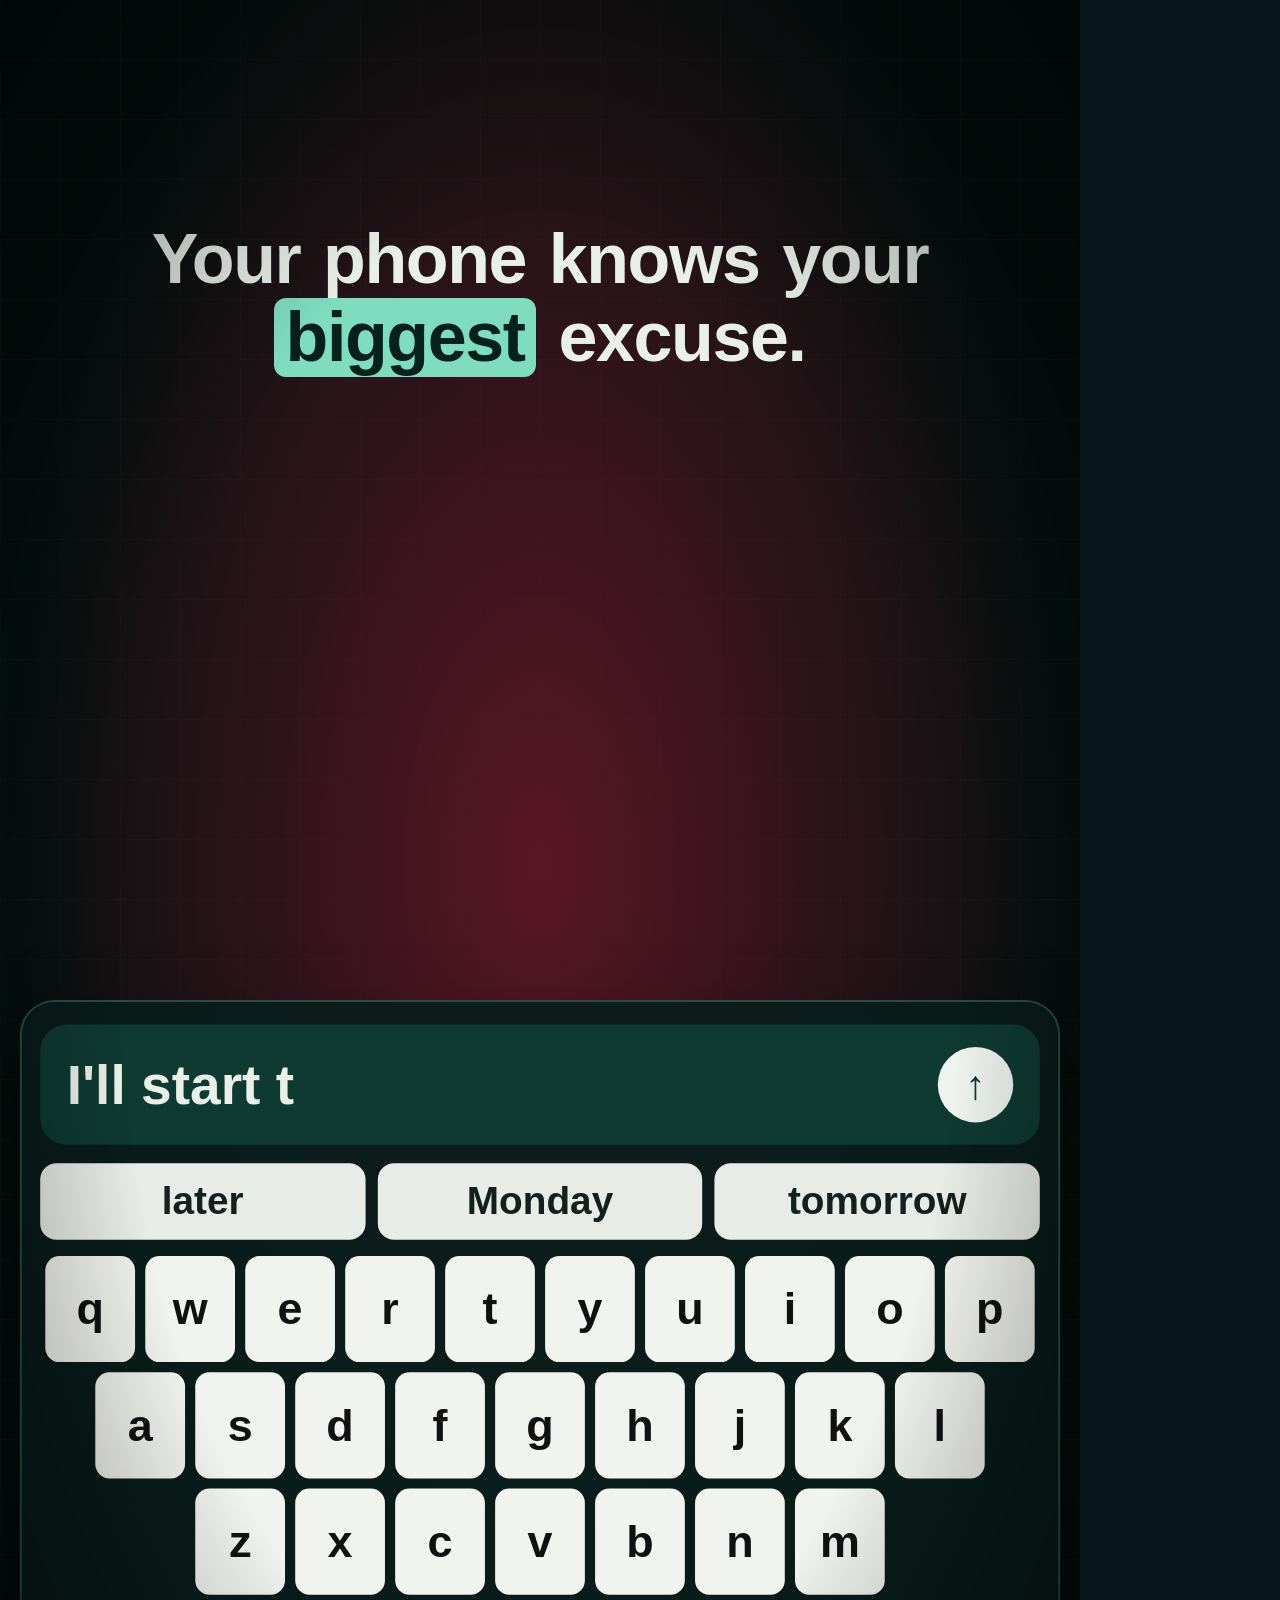
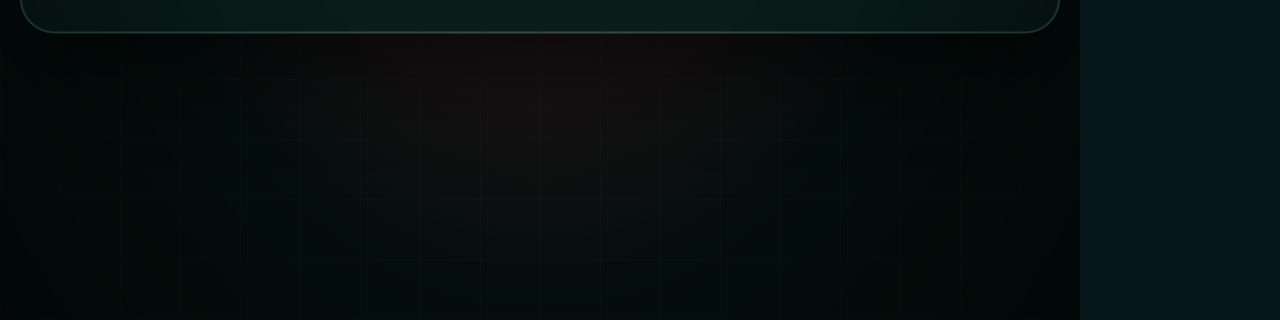
<file: studio/videos/fx1_tomorrow/video.html>
<!doctype html><html><head><meta charset="utf-8">
<link rel="stylesheet" href="../../lib/base.css"></head><body><div id="stage"></div>
<script src="../../brand.js"></script><script src="../../lib/core.js"></script><script src="../../lib/mascot.js"></script><script src="../../lib/fx.js"></script>
<script>
const {M,S,A,T,RED,GRN,f1,f2,hash}=FX;

const ITEMS=[['Pray the next salah on time',9.0],['Read 1 page',10.3],['10 push-ups',11.6],['Phone away by 11 pm',12.9]];
const EXC=[["I'm too tired",700,-160],['Next week',840,140],['After my exams',980,-90],['Not in the mood',1120,120]];
FX.video({D:22,scenes:[0,4,8,14.7,19.3,22],
 mood:t=>t<8?'#5a1626':t<14.7?'#123a6b':t<17.5?'#0f4a3f':'#5a4512',
 cam:t=>({z:t<4?1+.03*P(t,0,4):t<8?1.04-.04*eo(P(t,4,.6)):1}),
 captions:[[-1,3.9,'Your phone knows your [biggest] excuse.',{y:220}],[4.0,7.9,'“Tomorrow” is where *goals* go to die.',{y:220}],
  [8.0,14.6,'Start so [small] you can’t say no.',{y:250}],[14.7,19.2,'Excuses? *Let them go.*',{y:250}],[19.3,22,'Today. [Not tomorrow.]',{y:300}]],
 cast:{yusuf:{path:[[0,1400],[4.3,1400],[5.2,800],[8.6,800],[9.2,540],[19.2,540],[20.2,1400]],scale:1.3,ground:1760,
   tl:[[-1,'idle'],[4.3,'walk'],[5.2,'pointL'],[6.0,'surprised'],[7.0,'think'],[8.6,'walk'],[9.2,'pointUpR'],[13.0,'celebrate'],[14.7,'idle'],[15.6,'pointL'],[17.6,'happy'],[19.2,'walk']]}},
 scene(t){let h='';
  if(t<4.6){const full="I'll start tomorrow";const ty=t<2.95?FX.typed(t,"I'll start t",-1.0,11):full;
    h+=FX.keyboard(t,{y:1000,typed:ty,sugg:['later','Monday','tomorrow'],hi:t>=2.3?2:-1,hiT:2.3,press:t<2.95?[Math.floor((t+1)*11)/11,ty.slice(-1).toLowerCase()]:[2.95,'_'],dy:eio(P(t,3.9,.6))*900,op:1-P(t,4.2,.4)});}
  if(t>=3.9&&t<8.3)h+=`<div style="opacity:${f2(cl(P(t,3.9,.3)))};transform:scale(${f2(.6+.4*eback(P(t,3.9,.45)))})">`+FX.slice(t,6.0,'tomorrow',{y:800,fs:180,c:A})+'</div>';
  if(t>=8&&t<14.8)h+=FX.checklist(t,ITEMS,{t0:8.1,t1:14.4,y:560,label:'Today · tiny wins',fs:44});
  if(t>=14.7&&t<19.3)h+=EXC.map(([e,y,dx],i)=>{const a=eo(P(t,14.8+i*.15,.4));if(t<16.2)return `<div style="position:absolute;left:${540+dx-230}px;top:${y+Math.sin(t*2+i)*10}px;width:460px;text-align:center;opacity:${f2(a)}"><span style="display:inline-block;padding:16px 30px;border-radius:40px;background:rgba(90,22,38,.9);border:2.5px solid ${RED};font-size:44px;font-weight:800">${e}</span></div>`;
     return FX.blow(t,16.2+i*.22,e,{x:540+dx,y:y+12,fs:44,c:'#ffc6cc'});}).join('');
  if(t>=17.5)h+=FX.glass(t,17.6,'TODAY',{y:760,h:300,t1:21.2});
  return {html:h};},
 cues(){cue(-.2,'notif',{g:.15});cue(2.3,'pop',{g:.2});cue(2.95,'click',{g:.3});cue(3.0,'ding',{g:.14});cue(3.9,'whoosh',{g:.3});cue(5.95,'whip',{g:.4});cue(6.02,'metalhit',{g:.3});cue(7.0,'thud',{g:.25});
  cue(8.0,'swoosh',{g:.25});FX.checkCues(ITEMS);cue(13.0,'sparkle',{g:.18});cue(14.7,'swoosh',{g:.2});EXC.forEach((_,i)=>FX.blowCues(16.2+i*.22,''));cue(17.0,'riser',{d:.6,g:.12});cue(17.6,'sparkle',{g:.2});cue(17.65,'ding',{g:.15});},
 end:{t:19.4,click:20.8,y:1640}});

</script></body></html>
</file>
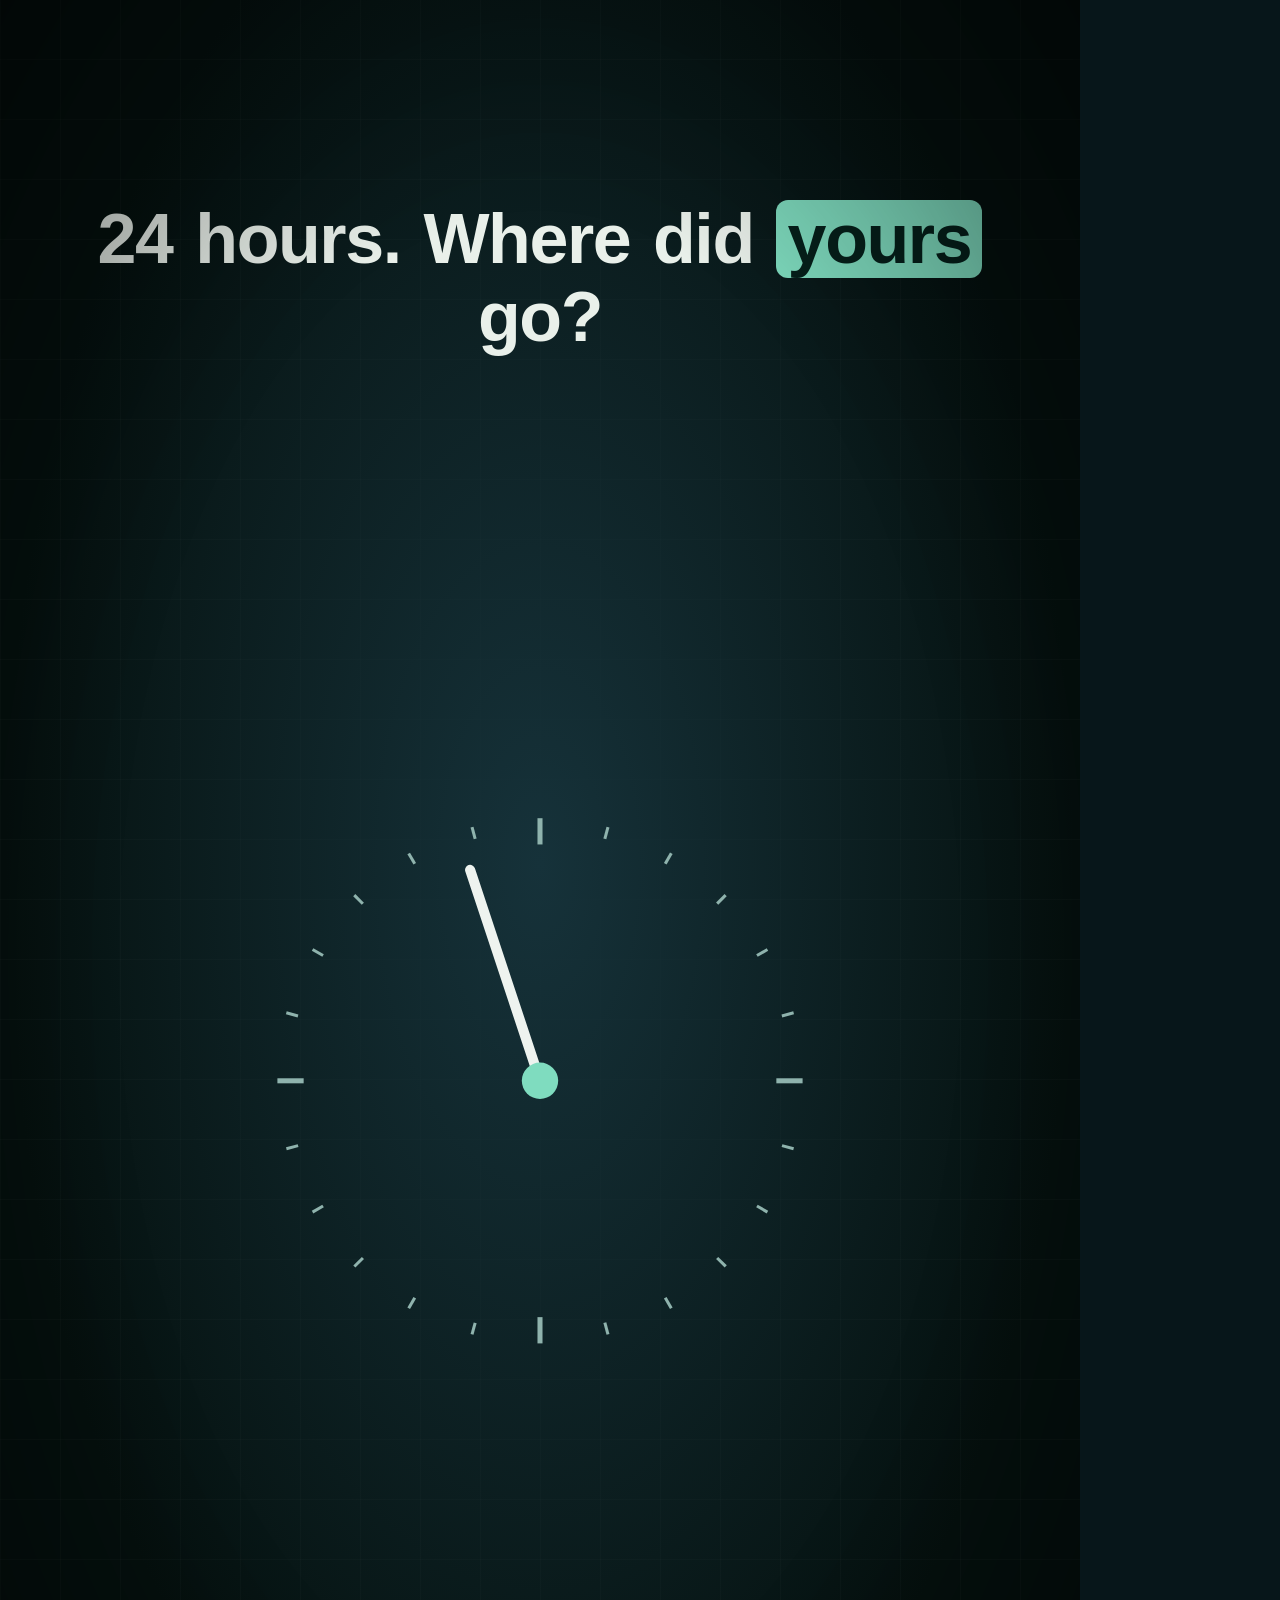
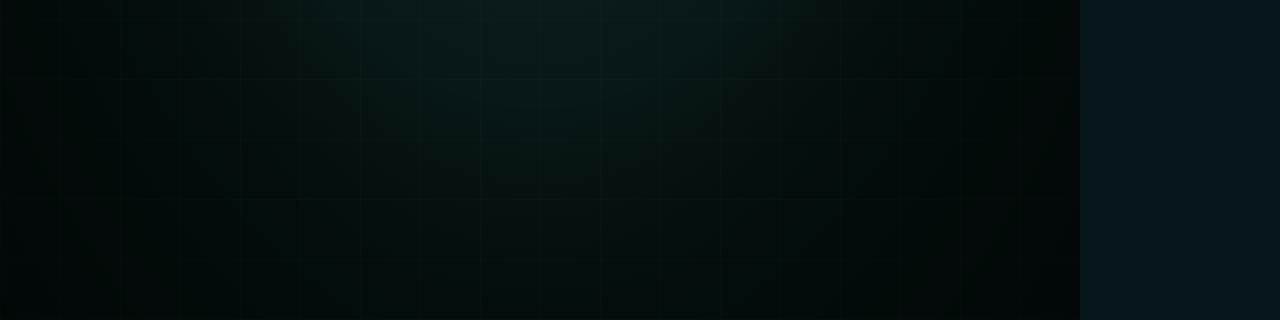
<file: studio/videos/fx2_dial/video.html>
<!doctype html><html><head><meta charset="utf-8">
<link rel="stylesheet" href="../../lib/base.css"></head><body><div id="stage"></div>
<script src="../../brand.js"></script><script src="../../lib/core.js"></script><script src="../../lib/mascot.js"></script><script src="../../lib/fx.js"></script>
<script>
const {M,S,A,T,RED,GRN,f1,f2,hash}=FX;

const SEG=[[8,'#5b7fd6','Sleep'],[8,S,'Work / school'],[5,RED,'Scrolling'],[3,'#3f6b63','Everything else']];
function dial(t,cx,cy,r,scroll){let s='',a=0;const sw=eio(P(t,-1.4,1.8));const segs=SEG.map(x=>x.slice());segs[2][0]=scroll;segs[3][0]=24-8-8-scroll;
  segs.forEach(([h,c,l],i)=>{const a1=a+h/24;const k=eio(P(t,3.6+i*.9,.8));const b=a+(a1-a)*k;if(k>0)s+=`<path d="${FX.arc(cx,cy,r,a,Math.max(a+.001,b))}" stroke="${c}" stroke-width="${i===2?92+8*Math.sin(t*6):80}" fill="none" stroke-linecap="butt" opacity="${i===2&&t>14?.95:.92}"/>`;
    if(k>.6){const m=(a+a1)/2,lx=cx+(r+130)*Math.sin(m*2*Math.PI),ly=cy-(r+130)*Math.cos(m*2*Math.PI);s+=`<text x="${f1(lx)}" y="${f1(ly-6)}" text-anchor="middle" font-family="Inter" font-weight="900" font-size="44" fill="${c}" opacity="${f2(P(t,3.6+i*.9+.5,.3))}">${Math.round(h)}h</text><text x="${f1(lx)}" y="${f1(ly+30)}" text-anchor="middle" font-family="DejaVu Sans Mono" font-size="20" letter-spacing="3" fill="#cfe0dc" opacity="${f2(P(t,3.6+i*.9+.5,.3))}">${l.toUpperCase()}</text>`;}a=a1;});
  // ticks + hand
  for(let i=0;i<24;i++){const q=i/24,R=r-70;s+=`<line x1="${f1(cx+R*Math.sin(q*6.283))}" y1="${f1(cy-R*Math.cos(q*6.283))}" x2="${f1(cx+(R-(i%6?12:26))*Math.sin(q*6.283))}" y2="${f1(cy-(R-(i%6?12:26))*Math.cos(q*6.283))}" stroke="#8fb3ad" stroke-width="${i%6?3:5}"/>`;}
  const ha=(t<3.6?t*1.4:1.4*3.6+(t-3.6)*.08)%1;s+=`<line x1="${cx}" y1="${cy}" x2="${f1(cx+(r-110)*Math.sin(ha*6.283))}" y2="${f1(cy-(r-110)*Math.cos(ha*6.283))}" stroke="${T}" stroke-width="10" stroke-linecap="round"/><circle cx="${cx}" cy="${cy}" r="18" fill="${M}"/>`;
  return `<g opacity="${f2(sw)}" transform="translate(${cx} ${cy}) scale(${f2(.8+.2*sw)}) translate(${-cx} ${-cy})">${s}</g>`;}
function bars(t,t0,list){return `<div class="card2" style="left:110px;top:820px;width:860px;opacity:${f2(eo(P(t,t0,.4))*(1-P(t,14.3,.3)))};transform:translateY(${f1((1-eo(P(t,t0,.5)))*60)}px)">`+list.map(([lab,v,c,txt],i)=>{const k=eio(P(t,t0+.4+i*.5,1.1));
  return `<div style="margin:18px 0"><div style="display:flex;justify-content:space-between;font-size:40px;font-weight:800;margin-bottom:10px"><span>${lab}</span><span style="color:${c}">${txt}</span></div><div style="height:54px;border-radius:27px;background:rgba(255,255,255,.07);overflow:hidden"><div style="height:100%;width:${f1(v*k)}%;background:${c};border-radius:27px"></div></div></div>`;}).join('')+'</div>';}
FX.video({D:22,scenes:[0,3.5,9,14.2,19.3,22],
 mood:t=>t<9?'#16323a':t<14.2?'#5a1626':t<19.3?'#123a6b':'#5a4512',
 cam:t=>({z:1+.05*eio(P(t,3.5,5))-.05*eio(P(t,9,.6))}),
 captions:[[-1,3.4,'24 hours. Where did [yours] go?',{y:200}],[3.5,8.9,'Sleep. Work. And… *5 hours* of ^scrolling.^',{y:200}],
  [9.0,14.1,'Your five prayers take less than [one] of them.',{y:200}],[14.2,19.2,'Take back just *3 hours.*',{y:200}],[19.3,22,'Your time [is] your life.',{y:240}]],
 cast:{yusuf:{path:[[0,1450],[14.2,1450],[15.0,820],[22,820]],scale:1.2,ground:1800,vis:[14.2,19.3],
   tl:[[-1,'idle'],[14.2,'walk'],[15.0,'phone'],[16.2,'surprised'],[16.8,'pointL'],[18,'happy']]}},
 scene(t){const scroll=t<15.8?5:5-3*eio(P(t,15.8,1.2));
  const blur=t>=9&&t<14.2?6*eo(P(t,9,.5))*(1-eo(P(t,13.8,.4))):0;let back='';
  if(t<19.3)back=`<g style="filter:blur(${f1(blur)}px)" opacity="${f2(1-.55*(blur/6))}">${dial(t,540,1080,330,scroll)}</g>`;
  if(t>=16.4&&t<19.3){const k=eback(P(t,16.6,.5));back+=`<g opacity="${f2(cl(k))}"><rect x="270" y="1500" width="540" height="84" rx="42" fill="rgba(12,32,34,.95)" stroke="${M}" stroke-width="3"/><text x="540" y="1555" text-anchor="middle" font-family="Inter" font-weight="800" font-size="36" fill="${M}">+3h · family · learning · gym</text></g>`;}
  let h='';if(t>=9&&t<14.4)h+=bars(t,9.2,[['Scrolling',100,RED,'5 hours'],['Five prayers',10,M,'≈ 30 min']]);
  return {back,html:h};},
 cues(){cue(-.3,'tick',{g:.2});[0.4,1.1,1.8,2.5,3.2].forEach(x=>cue(x,'tick',{g:.18}));SEG.forEach((_,i)=>{cue(3.6+i*.9,'swoosh',{g:.15});cue(4.1+i*.9,'pop',{g:.15});});cue(6.3,'notif',{g:.15});cue(6.6,'glitch',{g:.15});
  cue(9.0,'whoosh',{g:.25});cue(9.6,'counter',{g:.12});cue(10.1,'counter',{g:.1});cue(10.5,'ding',{g:.12});cue(14.2,'swoosh',{g:.2});cue(15.8,'rewind',{g:.15});cue(16.6,'sparkle',{g:.18});cue(19.3,'swoosh',{g:.2});},
 end:{t:19.4,click:20.8,y:1640}});

</script></body></html>
</file>
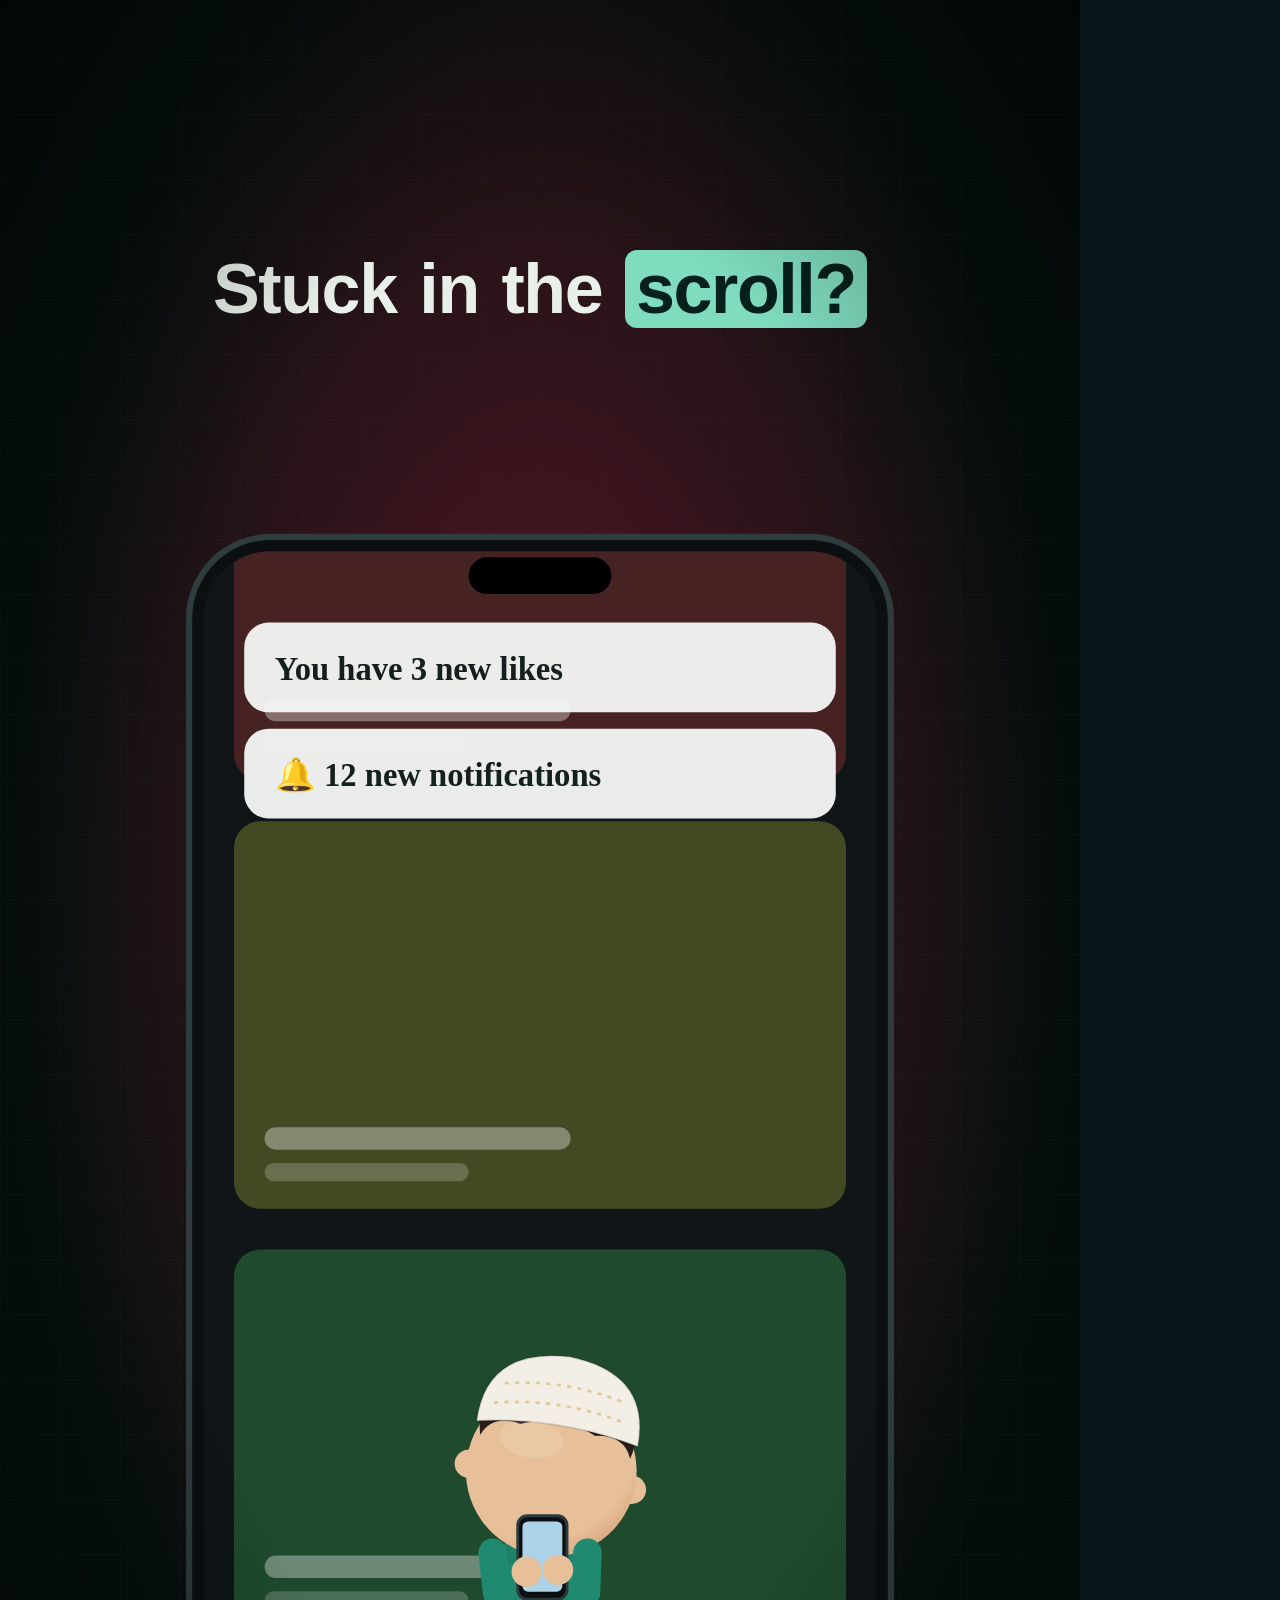
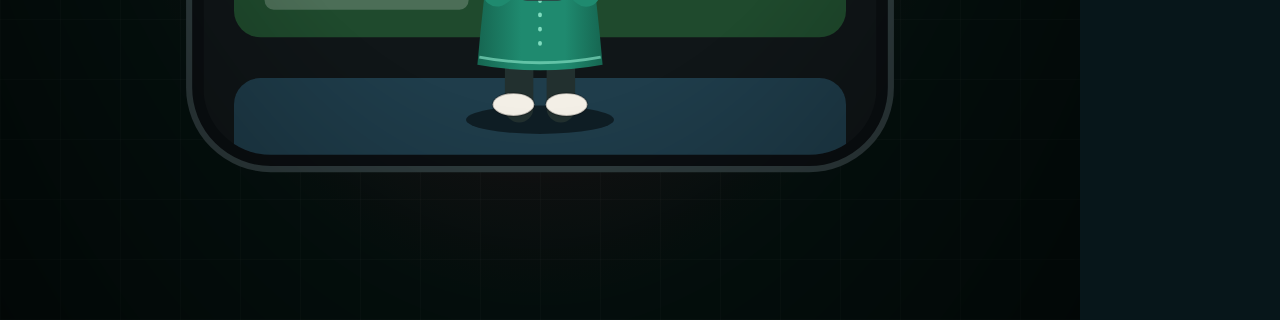
<file: studio/videos/fx3_breakout/video.html>
<!doctype html><html><head><meta charset="utf-8">
<link rel="stylesheet" href="../../lib/base.css"></head><body><div id="stage"></div>
<script src="../../brand.js"></script><script src="../../lib/core.js"></script><script src="../../lib/mascot.js"></script><script src="../../lib/fx.js"></script>
<script>
const {M,S,A,T,RED,GRN,f1,f2,hash}=FX;

const PX=210,PY=560,PW=660,PH=1180;
const NOTES=[[-0.6,'🔔 12 new notifications'],[1.2,'You have 3 new likes'],[2.3,'Don’t miss this!'],[4.4,'Trending right now 🔥'],[5.2,'Watch one more?'],[6.0,'Autoplay in 3…'],[6.7,'47 unread']];
function feed(t){const sp=t<4?120:120+260*P(t,4,4);const off=(t*sp)%420;let s='';for(let i=-1;i<5;i++){const y=PY+30+i*420-off;
  s+=`<rect x="${PX+30}" y="${f1(y)}" width="${PW-60}" height="380" rx="26" fill="hsl(${(i*67+Math.floor((t*sp)/420)*67)%360} 45% 32%)" opacity=".55"/><rect x="${PX+60}" y="${f1(y+300)}" width="300" height="22" rx="11" fill="#fff" opacity=".35"/><rect x="${PX+60}" y="${f1(y+335)}" width="200" height="18" rx="9" fill="#fff" opacity=".2"/>`;}return s;}
function notes(t){return NOTES.map(([t0,txt],i)=>{if(t<t0-.01||t>9.6)return '';const k=eback(P(t,t0,.4)),st=NOTES.filter(n=>n[0]<=t&&n[0]>t0).length;const y=PY+70+Math.min(st,5)*104-(1-cl(k))*120;
  return `<g opacity="${f2(cl(P(t,t0,.2))*(st>4?0:1))}" transform="translate(${PX+40} ${f1(y)})"><rect width="${PW-80}" height="88" rx="24" fill="rgba(245,248,246,.95)"/><text x="30" y="56" font-family="Inter" font-weight="800" font-size="32" fill="#14201d">${txt}</text></g>`;}).join('');}
const Y={path:[[0,540],[10.8,540],[11.6,640],[17.4,640],[18.0,540]],tl:[[-1,'phone'],[4,'phone'],[7.4,'surprised'],[8.2,'think'],[9.6,'jump'],[10.8,'walk'],[11.6,'sideIdle',{dir:1,mat:1}],[11.9,'pray',{dir:1,speed:1.4}],[17.4,'walk'],[18.0,'happy']]};
FX.video({D:22,scenes:[0,4,9.6,11.6,17.5,22],
 mood:t=>t<9.6?'#5a1626':t<17.5?'#123a6b':'#0f4a3f',
 cam:t=>({z:t<9.6?1+.06*P(t,0,9.6):1}),
 captions:[[-1,3.9,'Stuck in the [scroll?]',{y:250}],[4.0,9.5,'The more you scroll, the *emptier* it feels.',{y:200}],[9.6,11.5,'So [break out.]',{y:250}],
  [11.6,17.4,'Put it down. Make *wuḍūʾ.* Pray.',{y:250}],[17.5,22,'Real life is [out here.]',{y:250}]],
 cast:{yusuf:{manual:true}},
 scene(t){let back='',front='';
  // phone (in) and the world (out)
  const out=t>=9.6;const pk=out?eio(P(t,9.6,1.0)):0;
  if(!out||pk<1){const sc=1-.55*pk,dy=pk*900;back+=`<g transform="translate(540 ${f1(1150+dy)}) scale(${f2(sc)}) rotate(${f1(pk*-25)}) translate(-540 -1150)" opacity="${f2(1-pk)}">`+
    `<rect x="${PX-14}" y="${PY-14}" width="${PW+28}" height="${PH+28}" rx="80" fill="#0b0f12" stroke="#2f3c3e" stroke-width="6"/><clipPath id="scr"><rect x="${PX}" y="${PY}" width="${PW}" height="${PH}" rx="66"/></clipPath>`+
    `<g clip-path="url(#scr)"><rect x="${PX}" y="${PY}" width="${PW}" height="${PH}" fill="#101618"/>${feed(t)}`+
    (t<9.6?`<g transform="translate(540 1700) scale(.62) translate(-540 -1700)">${FX.mas('yusuf',Y,t)}</g>`:'')+`${notes(t)}${t>=7.4?`<rect x="${PX}" y="${PY}" width="${PW}" height="${PH}" fill="#ff2a3a" opacity="${f2(.18*P(t,7.4,1))}"/>`:''}</g>`+
    `<rect x="${540-70}" y="${PY+6}" width="140" height="36" rx="18" fill="#000"/>${FX.cracks(t,9.1,540,1150)}</g>`;}
  front+=FX.shards(t,9.6,540,1150);
  if(t>=9.6){const ground=1700;const sc=1.5;const j=P(t,9.6,.9);const yy=-(Math.sin(j*Math.PI)*260);
    front+=`<g transform="translate(0 ${f1(yy)})">${FX.mas('yusuf',Object.assign({},Y,{scale:lerp(.95,1.5,eo(j)),ground:lerp(1500,ground,eo(j))}),t)}</g>`;}
  if(t>=11.6)back=`<rect x="0" y="1700" width="1080" height="220" fill="#0d2a25" opacity=".9"/><path d="M140 1700 V1180 Q140 1020 300 1000 Q460 1020 460 1180 V1700" fill="none" stroke="${M}" stroke-width="6" opacity=".25"/><path d="M620 1700 V1180 Q620 1020 780 1000 Q940 1020 940 1180 V1700" fill="none" stroke="${M}" stroke-width="6" opacity=".25"/>`+back;
  return {back,front};},
 cues(){cue(-.2,'notif',{g:.18});NOTES.forEach(([x])=>cue(x,'notif',{g:.13}));[4.6,5.6,6.4].forEach(x=>cue(x,'swoosh',{g:.08}));cue(7.4,'heartbeat',{g:.25});cue(8.2,'heartbeat',{g:.22});
  cue(9.1,'snap',{g:.4});cue(9.6,'slam',{g:.35});cue(9.62,'splash',{g:.2});cue(9.7,'whoosh',{g:.3});cue(10.5,'thud',{g:.3});cue(11.9,'rustle',{d:.6,g:.15});cue(15.5,'rustle',{d:.5,g:.12});cue(17.5,'sparkle',{g:.18});cue(17.6,'bird',{g:.1});},
 flashes:[9.6],
 end:{t:19.4,click:20.8,y:1640}});

</script></body></html>
</file>
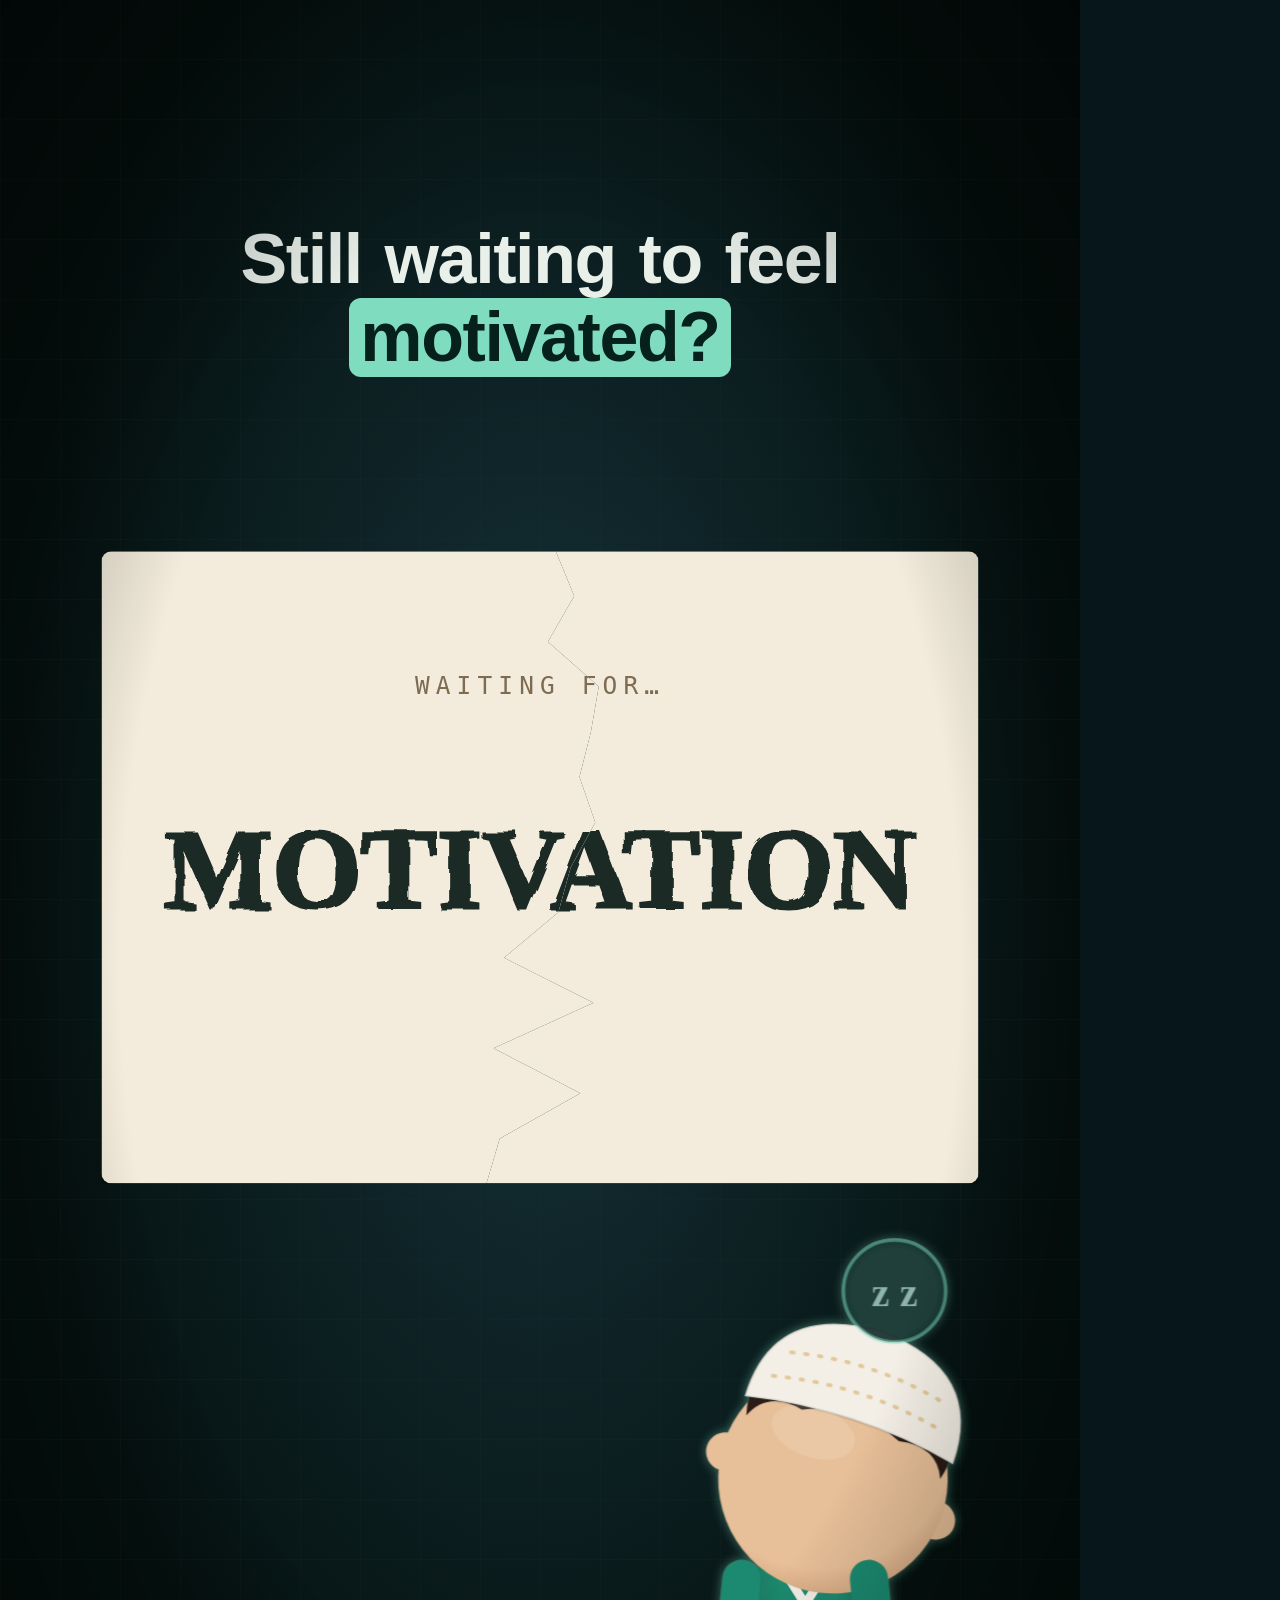
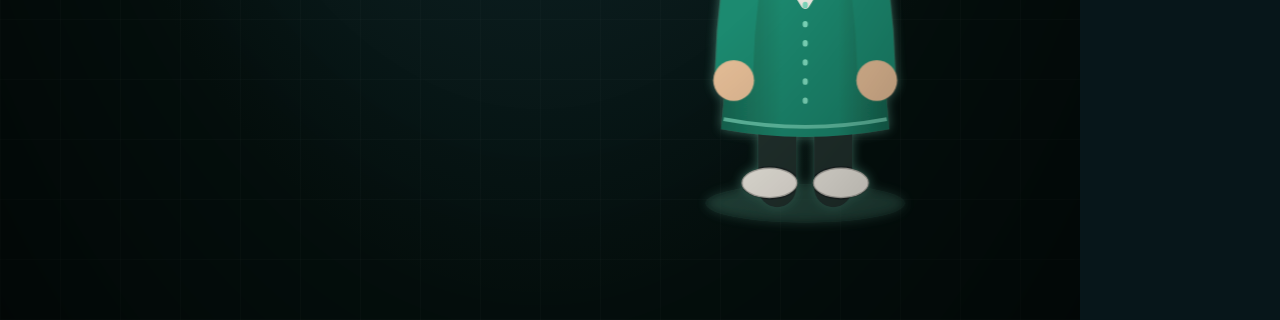
<file: studio/videos/fx4_discipline/video.html>
<!doctype html><html><head><meta charset="utf-8">
<link rel="stylesheet" href="../../lib/base.css"></head><body><div id="stage"></div>
<script src="../../brand.js"></script><script src="../../lib/core.js"></script><script src="../../lib/mascot.js"></script><script src="../../lib/fx.js"></script>
<script>
const {M,S,A,T,RED,GRN,f1,f2,hash}=FX;

const RULES=[['Never miss twice.',9.0],['Same time, every day.',10.9],['Small beats perfect.',12.8]];
FX.video({D:22,scenes:[0,3.6,7.0,8.2,15.0,19.3,22],
 mood:t=>t<7?'#16323a':t<15?'#123a6b':t<19.3?'#5a4512':'#0f4a3f',
 cam:t=>({z:1+.04*Math.sin(t*.3)}),
 captions:[[-1,3.5,'Still waiting to feel [motivated?]',{y:220}],[3.6,6.9,'Motivation comes… and *goes.*',{y:220}],[7.0,8.1,'Discipline [stays.]',{y:220}],
  [8.2,14.9,'Three rules that *actually* work:',{y:220}],[15.0,19.2,'Be the one who [shows up.]',{y:220}],[19.3,22,'Follow for daily *discipline.*',{y:230}]],
 cast:{yusuf:{path:[[0,800],[15.0,800],[15.8,540],[19.3,540],[20.4,1400]],scale:1.25,ground:1780,
   tl:[[-1,'sleep'],[3.6,'stretch'],[5.0,'think'],[7.0,'surprised'],[7.6,'pointL'],[9.0,'talk'],[14.8,'glassesOn'],[15.6,'cool'],[19.3,'walk']],glasses:[[15.2,22]]}},
 scene(t){let back='',h='';
  // the paper with "MOTIVATION" (boiling sketch, flickering out)
  if(t<8.1){const fl=t<3.6?1:.55+.45*Math.abs(Math.sin(t*9))*(1-P(t,3.6,3.2))+.0;
    const inner=`<svg width="860" height="620" style="position:absolute;left:0;top:0"><g opacity="${f2(fl)}">${FX.sketch(Math.max(t,-.5)+.0,-1.5,'MOTIVATION',{x:430,y:350,fs:112,c:'#1c2a27',italic:false,font:'Inter',d:1})}</g>
     <path d="M90 470 Q430 ${f1(450+20*Math.sin(t))} 770 470" stroke="#c9604f" stroke-width="6" fill="none" filter="url(#boil${Math.floor(t*8)%3})" opacity=".7"/><text x="430" y="140" text-anchor="middle" font-family="DejaVu Sans Mono" font-size="24" letter-spacing="6" fill="#7d6b52">WAITING FOR…</text></svg>`;
    h+=FX.paper(t,7.0,inner,{x:110,y:560,w:860,h:620});}
  if(t>=6.95&&t<14.9)h+=FX.glass(t,7.0,'DISCIPLINE',{y:600,h:230,fs:118,t1:8.15});
  if(t>=8.2&&t<15){h+=`<div class="paper" style="left:110px;top:520px;width:860px;height:720px;opacity:${f2(eo(P(t,8.2,.4))*(1-P(t,14.6,.3)))};transform:rotate(-1.5deg) translateY(${f1((1-eo(P(t,8.2,.5)))*80)}px)"><svg width="860" height="720" style="position:absolute;left:0;top:0">
     ${RULES.map(([r,t0],i)=>`<text x="60" y="${170+i*190}" font-family="Inter" font-weight="900" font-size="64" fill="#c9604f" opacity="${f2(P(t,t0-.3,.3))}">${i+1}.</text>`+FX.sketch(t,t0,r,{x:150,y:170+i*190,fs:62,c:'#1c2a27',anchor:'start',d:1.3})).join('')}
     ${RULES.map(([,t0],i)=>{const k=eio(P(t,t0+1.4,.4));return `<path d="M150 ${195+i*190} Q${f1(150+k*300)} ${205+i*190} ${f1(150+k*600)} ${192+i*190}" stroke="${M}" stroke-width="9" fill="none" stroke-linecap="round" opacity=".85" filter="url(#boil${Math.floor(t*8)%3})"/>`;}).join('')}</svg></div>`;}
  if(t>=15&&t<19.3){const k=eback(P(t,15,.35));h+=`<div style="position:absolute;left:0;width:1080px;top:700px;text-align:center;font-size:210px;font-weight:900;letter-spacing:-.04em;line-height:.95;transform:scale(${f2(.6+.4*k)});opacity:${f2(cl(P(t,15,.1))*(1-P(t,19,.3)))}">SHOW<br><span style="color:${M}">UP.</span></div>`;}
  return {back,html:h};},
 cues(){cue(-.3,'roomtone',{d:3.6,g:.1});cue(3.6,'alarm',{g:.18});cue(5.0,'breath',{d:1.2,g:.12});cue(6.5,'sheet',{d:.5,g:.25});cue(7.0,'sheet',{d:.6,g:.35});cue(7.05,'whoosh',{g:.25});cue(7.1,'sparkle',{g:.18});
  cue(8.2,'swoosh',{g:.2});RULES.forEach(([,t0])=>{FX.sketchCues(t0,1.3);cue(t0+1.4,'pen',{d:.4,g:.18});cue(t0+1.8,'pop',{g:.14});});cue(15.6,'sparkle',{g:.15});cue(19.3,'swoosh',{g:.2});},
 flashes:[15.0],
 end:{t:19.4,click:20.8,y:1640}});

</script></body></html>
</file>
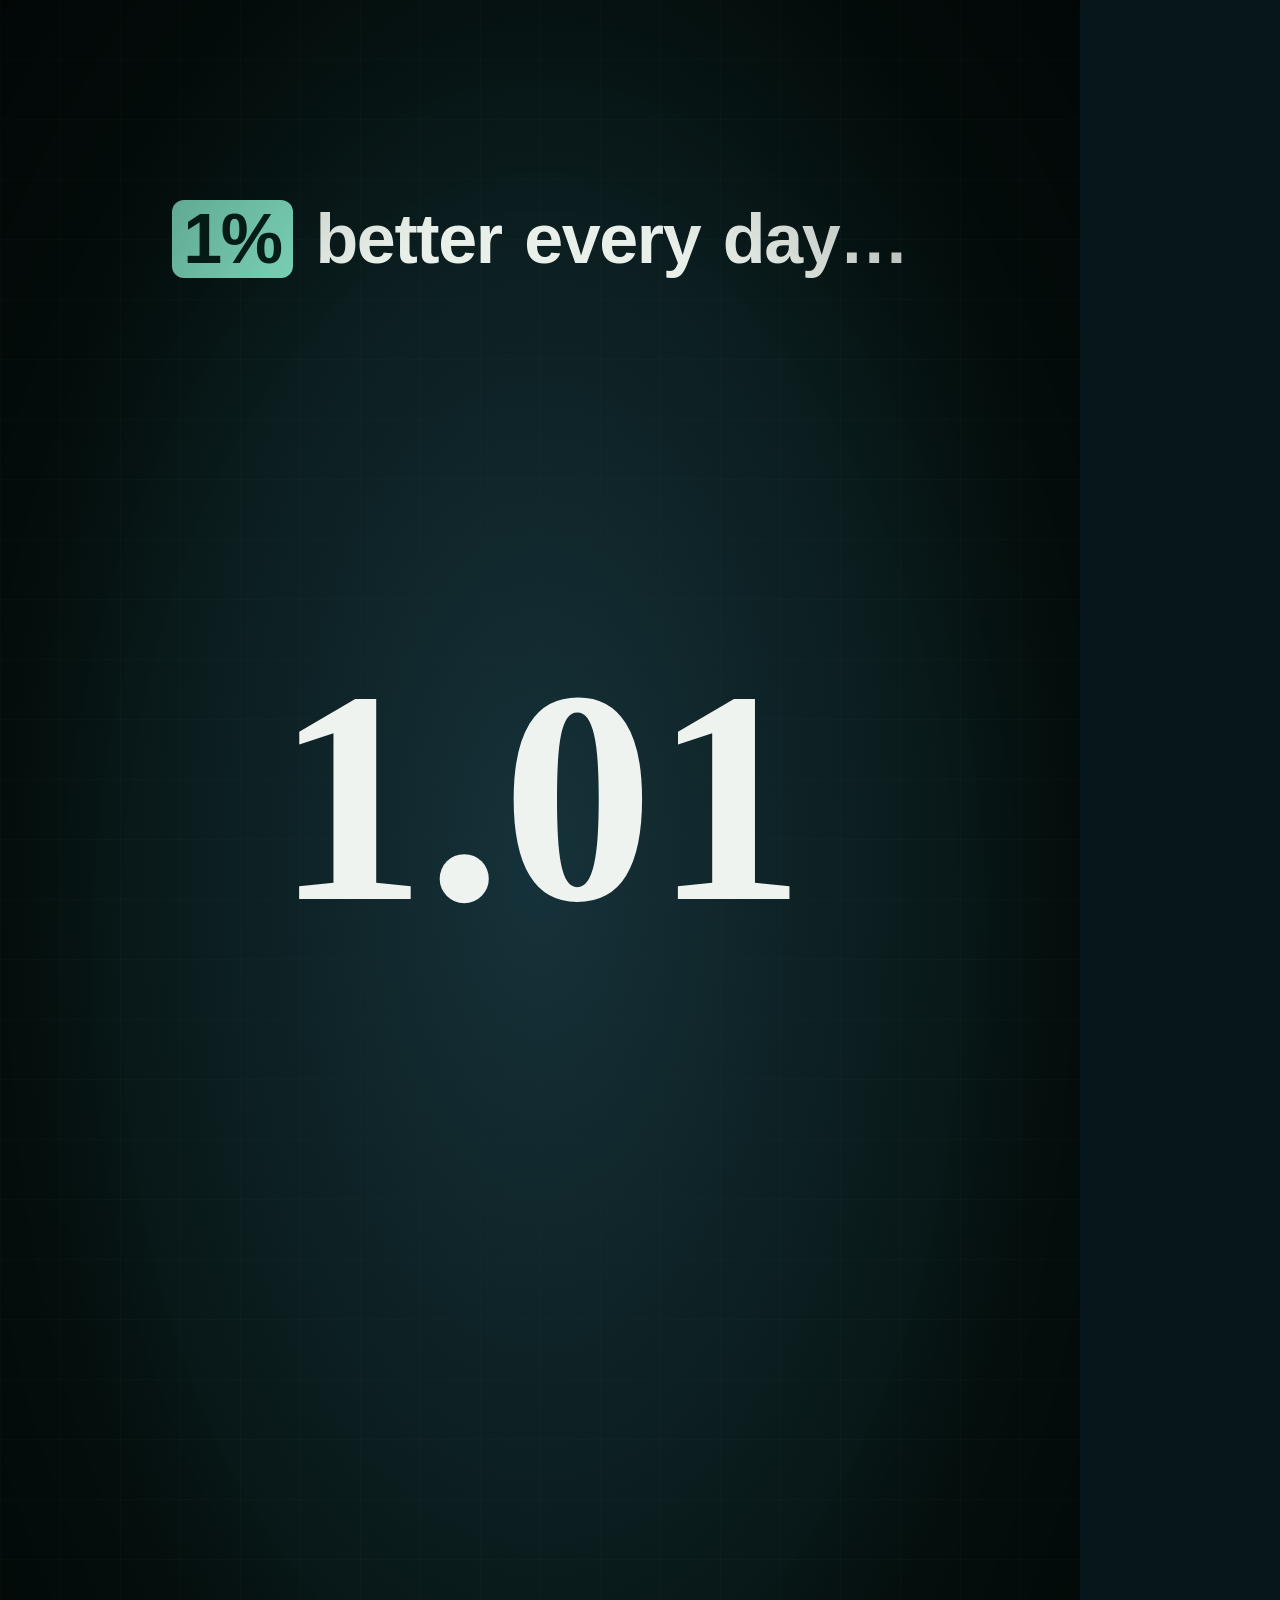
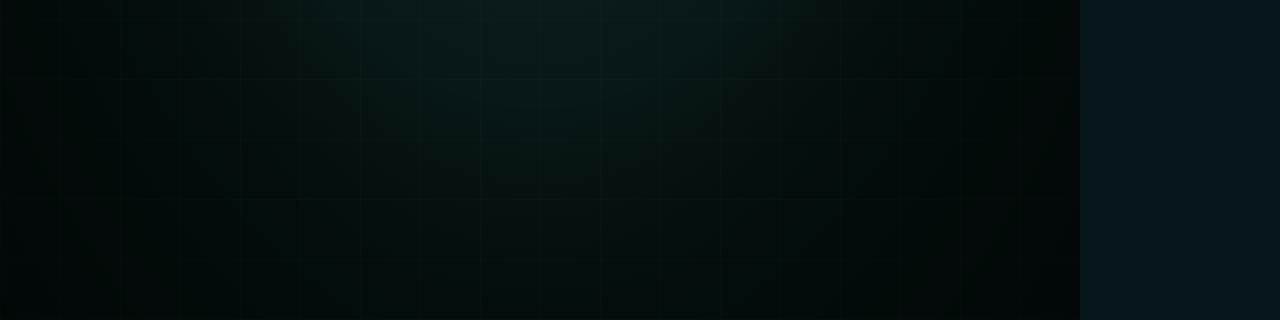
<file: studio/videos/fx5_onepercent/video.html>
<!doctype html><html><head><meta charset="utf-8">
<link rel="stylesheet" href="../../lib/base.css"></head><body><div id="stage"></div>
<script src="../../brand.js"></script><script src="../../lib/core.js"></script><script src="../../lib/mascot.js"></script><script src="../../lib/fx.js"></script>
<script>
const {M,S,A,T,RED,GRN,f1,f2,hash}=FX;

const HAB=['Pray on time','Read 1 page','Sleep early','Call your parents','Move your body','Say alḥamdulillāh'];
function chart(t,t0){const x0=150,y0=1460,W=780,H=620;let up='',dn='';const k=eio(P(t,t0,3.2)),k2=eio(P(t,t0+3.4,1.8));
  for(let d=0;d<=365*k;d+=5){const v=Math.pow(1.01,d);up+=(d?'L':'M')+f1(x0+d/365*W)+' '+f1(y0-(v-1)/37*H);}
  for(let d=0;d<=365*k2;d+=5){const v=Math.pow(.99,d);dn+=(d?'L':'M')+f1(x0+d/365*W)+' '+f1(y0+ (1-v)*120);}
  const dd=365*k,v=Math.pow(1.01,dd);const ex=x0+dd/365*W,ey=y0-(v-1)/37*H;
  return `<g opacity="${f2(eo(P(t,t0-.3,.4))*(1-P(t,9.0,.3)))}"><path d="M${x0} ${y0-H-20} V${y0+140} H${x0+W+40}" stroke="#8fb3ad" stroke-width="3" fill="none" opacity=".6"/>
   <text x="${x0}" y="${y0+200}" font-family="DejaVu Sans Mono" font-size="22" letter-spacing="3" fill="#8fb3ad">DAY 1</text><text x="${x0+W}" y="${y0+200}" text-anchor="end" font-family="DejaVu Sans Mono" font-size="22" letter-spacing="3" fill="#8fb3ad">DAY 365</text>
   <path d="${up}" stroke="${M}" stroke-width="12" fill="none" stroke-linecap="round" filter="url(#glow)"/>${k>0?`<circle cx="${f1(ex)}" cy="${f1(ey)}" r="18" fill="${M}"/><text x="${f1(Math.min(ex,x0+W-60))}" y="${f1(ey-40)}" text-anchor="middle" font-family="Inter" font-weight="900" font-size="64" fill="${M}">${v.toFixed(1)}×</text>`:''}
   ${k2>0?`<path d="${dn}" stroke="${RED}" stroke-width="9" stroke-dasharray="18 14" fill="none"/><text x="${x0+W}" y="${y0+110}" text-anchor="end" font-family="Inter" font-weight="900" font-size="48" fill="${RED}" opacity="${f2(P(t,t0+4.6,.4))}">0.03×</text>`:''}</g>`;}
FX.video({D:22,scenes:[0,3.2,9.2,10.2,16,19.3,22],
 mood:t=>t<9.2?'#16323a':t<16?'#123a6b':'#5a4512',
 cam:t=>{const z=t>=8.6&&t<9.6?1+14*Math.pow(P(t,8.6,1.0),3):1;return {z,y:t>=8.6&&t<9.6?(z-1)*-30:0,blur:t>=9.2&&t<9.6?8*P(t,9.2,.4):(t>=9.6&&t<10.0?8*(1-P(t,9.6,.4)):0)};},
 captions:[[-1,3.1,'[1%] better every day…',{y:200}],[3.2,6.5,'…is *37× better* in one year.',{y:200}],[6.6,8.5,'1% worse? ^Almost zero.^',{y:200}],
  [10.2,15.9,'Small habits. Every [single] day.',{y:220}],[16.0,19.2,'Tiny today. *Huge* in a year.',{y:220}],[19.3,22,'Start with [one.]',{y:240}]],
 cast:{yusuf:{path:[[0,540],[22,540]],scale:1.35,ground:1560,vis:[9.6,19.3],tl:[[-1,'idle'],[9.6,'idle'],[10.4,'pointUpR'],[12.5,'think'],[14,'happy'],[16,'celebrate']]}},
 scene(t){let back='',h='';
  if(t<9.6){const k=eback(P(t,-.6,.5));back+=`<text x="540" y="${t<2.6?900:900-560*eio(P(t,2.6,.6))}" text-anchor="middle" font-family="Inter" font-weight="900" font-size="${f1(t<2.6?300:300-150*eio(P(t,2.6,.6)))}" fill="${T}" opacity="${t<8.6&&t>3.2?.0:1}" transform="scale(1)">${t<3.2?(1+.01*Math.min(1,cl(P(t,0,2.6))) ).toFixed(2):'1%'}</text>`;
    if(t>=3.2&&t<9.2)back+=chart(t,3.4);
    if(t>=8.6)back+=`<text x="540" y="1060" text-anchor="middle" font-family="Inter" font-weight="900" font-size="300" fill="${M}">1%</text>`;}
  if(t>=9.6&&t<16.2){const it=FX.orbit(t,HAB,{t0:10.2,cy:1180,rx:440,ry:170,sp:.11,t1:15.9});h+=it.filter(x=>x.z<.5).map(x=>x.html).join('');
    back+=`<ellipse cx="540" cy="1180" rx="440" ry="170" fill="none" stroke="${M}" stroke-width="3" opacity="${f2(.35*P(t,10,.5)*(1-P(t,15.9,.3)))}" stroke-dasharray="6 14"/>`;
    var frontHTML=it.filter(x=>x.z>=.5).map(x=>x.html).join('');}
  if(t>=16&&t<19.3){const k=eio(P(t,16,1.5));back+=`<g opacity="${f2(P(t,16,.3))}"><rect x="200" y="760" width="680" height="40" rx="20" fill="rgba(255,255,255,.08)"/><rect x="200" y="760" width="${f1(680*k)}" height="40" rx="20" fill="${M}"/><text x="540" y="730" text-anchor="middle" font-family="DejaVu Sans Mono" font-size="24" letter-spacing="4" fill="#cfe0dc">DAY ${Math.round(1+364*k)} / 365</text></g>`;}
  return {back,html:h+(typeof frontHTML!=='undefined'&&frontHTML?`<div style="position:absolute;inset:0;z-index:20">${frontHTML}</div>`:'')};},
 cues(){[0.3,0.9,1.5,2.1].forEach(x=>cue(x,'tick',{g:.15}));cue(2.6,'whoosh',{g:.2});cue(3.4,'riser',{d:3.0,g:.1});cue(3.5,'counter',{g:.12});cue(6.5,'ding',{g:.15});cue(6.8,'glitch',{g:.15});cue(7.2,'thud',{g:.2});
  cue(8.6,'riser',{d:.9,g:.15});cue(9.5,'whoosh',{g:.35});cue(9.6,'synthhit',{g:.25});HAB.forEach((_,i)=>cue(10.2+i*.25,'pop',{g:.12}));cue(16,'sparkle',{g:.2});cue(16.1,'counter',{g:.12});cue(19.3,'swoosh',{g:.2});},
 end:{t:19.4,click:20.8,y:1640}});

</script></body></html>
</file>
<file: studio/lib/base.css>
:root{--bg:#07161a;--card:#0e2529;--txt:#e9f0ea;--muted:#8fb3ad;--acc:#7fdcbf;--neon:#8dffd6;--sand:#e3c99a;--red:#ff6b7a}
*{margin:0;padding:0;box-sizing:border-box}
html,body{width:1080px;height:1920px;overflow:hidden;background:var(--bg)}
#stage{position:relative;width:1080px;height:1920px;overflow:hidden;font-family:Inter,sans-serif;color:var(--txt);
 background:radial-gradient(ellipse at 50% 42%, rgba(20,70,72,.45), transparent 65%),
  repeating-linear-gradient(0deg, rgba(233,240,234,.03) 0 1px, transparent 1px 60px),
  repeating-linear-gradient(90deg, rgba(233,240,234,.03) 0 1px, transparent 1px 60px), var(--bg);}
#stage::after{content:"";position:absolute;inset:0;background:radial-gradient(ellipse at center, transparent 55%, rgba(0,0,0,.55));pointer-events:none;z-index:50}
.abs{position:absolute}
.mono{font-family:"DejaVu Sans Mono",monospace;text-transform:uppercase;letter-spacing:.22em;font-size:20px;color:var(--muted)}
.serif{font-family:Lora,serif;font-style:italic}
.acc{color:var(--acc)}
.caret::after{content:"|";color:var(--acc);font-style:normal;font-family:Inter;font-weight:300;margin-left:2px}
.ul{position:absolute;left:0;bottom:-2px;height:4px;background:var(--acc);width:0}
.frame{position:absolute;background:var(--card);border:1.5px solid rgba(233,240,234,.14);border-radius:12px}
.br{position:absolute;width:36px;height:36px;border-color:var(--txt);border-style:solid;border-width:0}
.br.tl{left:-14px;top:-14px;border-left-width:3px;border-top-width:3px}.br.tr{right:-14px;top:-14px;border-right-width:3px;border-top-width:3px}
.br.bl{left:-14px;bottom:-14px;border-left-width:3px;border-bottom-width:3px}.br.bb{right:-14px;bottom:-14px;border-right-width:3px;border-bottom-width:3px}
.chk{flex:0 0 66px;width:66px;height:66px;border-radius:50%;border:2.5px solid var(--acc);display:flex;align-items:center;justify-content:center;background:var(--card);position:relative}
.chk .fill{position:absolute;inset:4px;border-radius:50%;background:var(--acc);transform:scale(0)}
.chk svg{position:relative;z-index:2}
.pill{position:absolute;left:200px;top:1470px;width:680px;height:120px;border-radius:60px;border:2px solid rgba(233,240,234,.25);background:var(--card);display:flex;align-items:center;padding:0 16px 0 20px;gap:22px}
.pill .av{width:86px;height:86px;border-radius:50%;border:2.5px solid var(--acc);display:flex;align-items:center;justify-content:center;font-family:Lora;font-style:italic;color:var(--acc);font-size:38px}
.pill .hn{flex:1;font-size:34px;font-weight:700}
.pill .fb{width:250px;height:80px;border-radius:40px;font-size:30px;font-weight:700;display:flex;align-items:center;justify-content:center}
.cur{position:absolute;left:0;top:0;z-index:40}
#wm{position:absolute;left:0;width:1080px;bottom:70px;text-align:center;font-size:17px;color:rgba(233,240,234,.35)}
</file>
